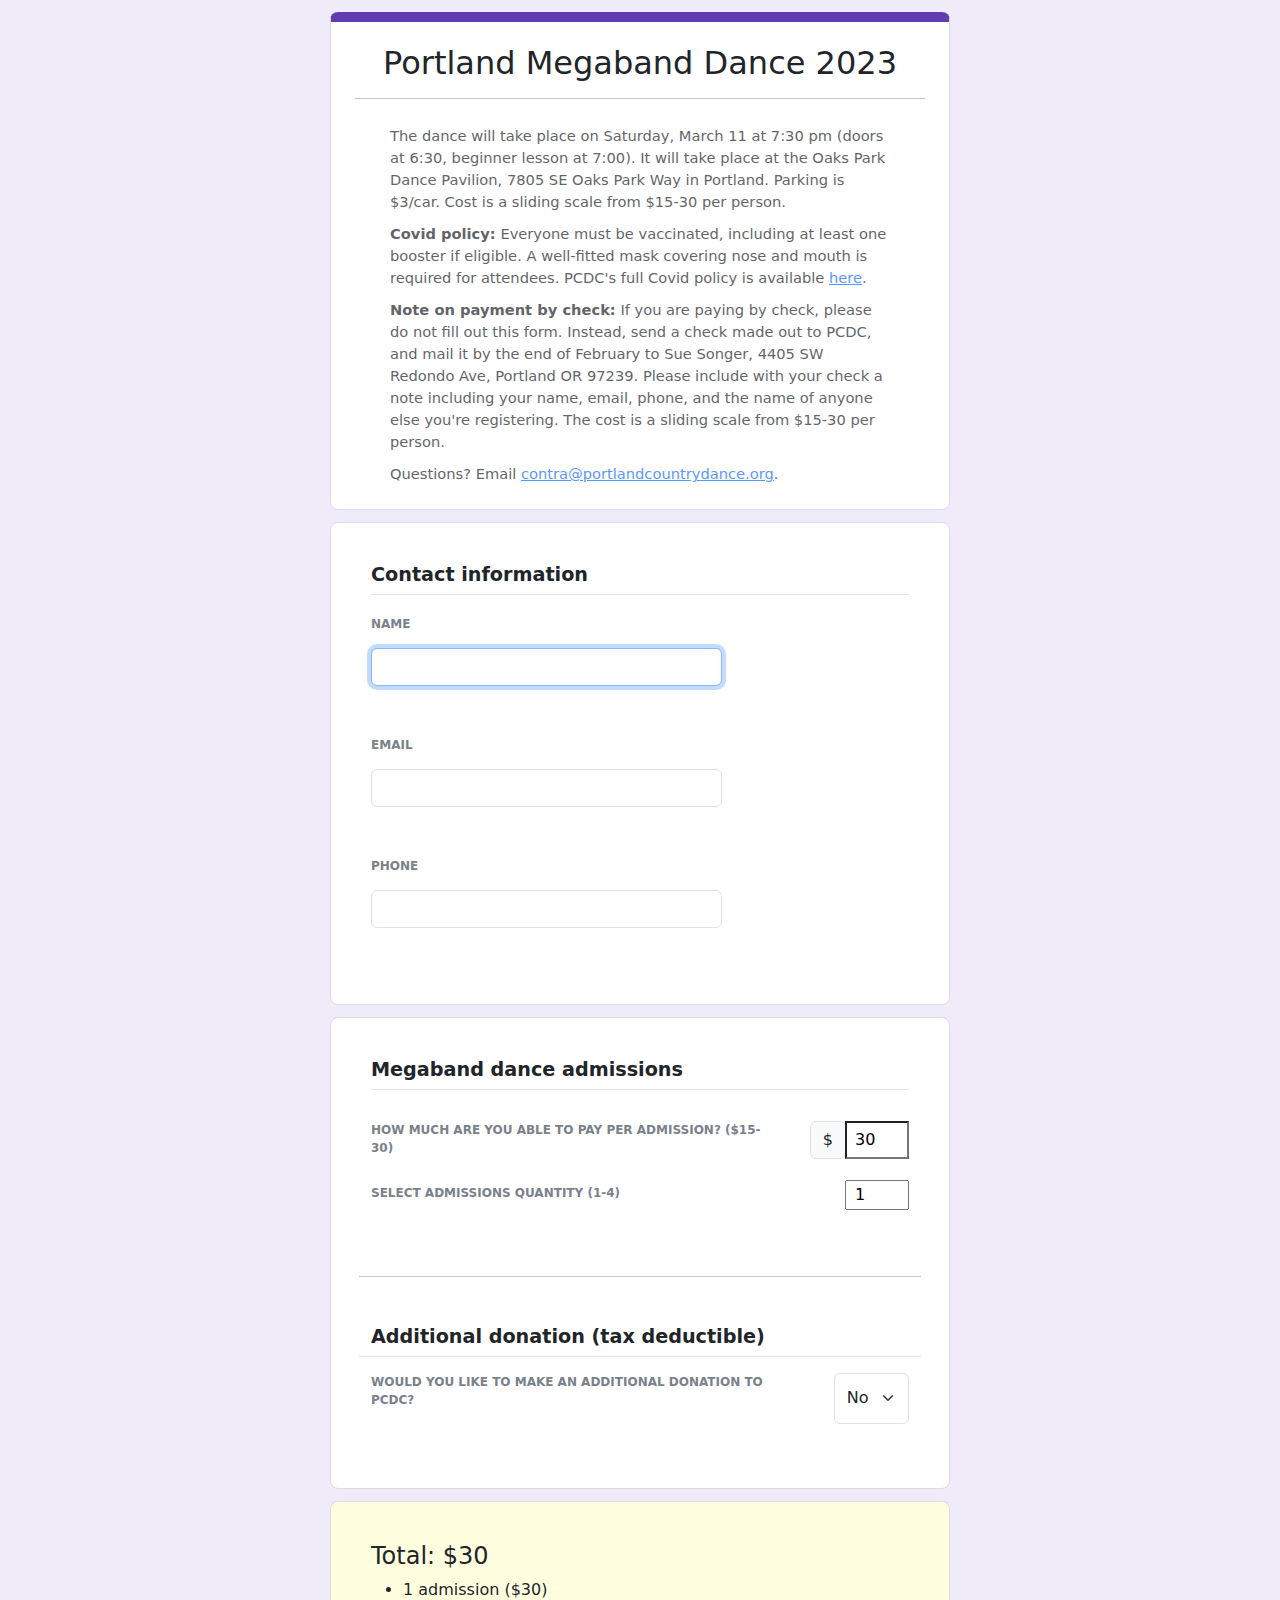
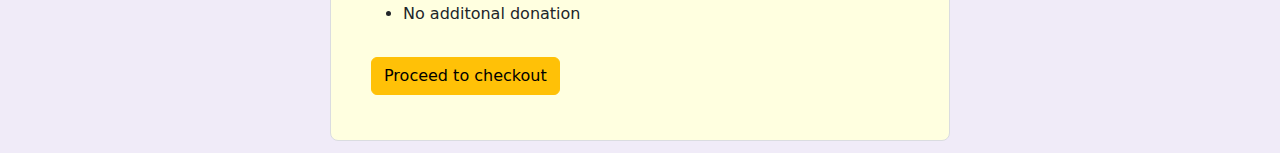
<file: index.html>
<!DOCTYPE html>
<html>
  <head>
    <title>Portland Megaband 2023</title>
    <meta name="viewport" content="width=device-width, initial-scale=1, maximum-scale=1">
    <script type="text/javascript" src="form.js?v=029"></script>
    <script src="https://www.paypal.com/sdk/js?client-id=AZgbgYOTl5XEPpDVGokEcIfnyrGmOl_7P123nk2Ca7F2U38yixU904hvvGKEZOUz62bXcZ178QuH9MRK&disable-funding=credit&currency=USD&intent=capture&enable-funding=venmo" data-sdk-integration-source="integrationbuilder"></script>
    <script type="text/javascript" src="paypal.js?v=026"></script>
    <link rel='stylesheet' href='styles.css?v=012'>
    <link rel='stylesheet' href='https://cdn.jsdelivr.net/npm/bootstrap@5.2.3/dist/css/bootstrap.min.css'>
    <link rel="stylesheet" href="https://cdnjs.cloudflare.com/ajax/libs/font-awesome/6.2.1/css/all.min.css" integrity="sha512-MV7K8+y+gLIBoVD59lQIYicR65iaqukzvf/nwasF0nqhPay5w/9lJmVM2hMDcnK1OnMGCdVK+iQrJ7lzPJQd1w==" crossorigin="anonymous" referrerpolicy="no-referrer" />
  </head>
  <body>
    <noscript>
      <div class="box">
        <p class='text-danger text-center'>JavaScript is not enabled.<br>Please enable JavaScript or follow instructions below to register by check.</p>
      </div>
    </noscript>
    <section class="payment-form" id="payment-form">
      <div class="box header">
        <h2>Portland Megaband Dance 2023</h2>
        <hr>
        <p>The dance will take place on Saturday, March 11 at 7:30 pm (doors at 6:30, beginner lesson at 7:00). It will take place at the Oaks Park Dance Pavilion, 7805 SE Oaks Park Way in Portland. Parking is $3/car. Cost is a sliding scale from $15-30 per person.</p>
        <p><strong>Covid policy:</strong> Everyone must be vaccinated, including at least one booster if eligible. A well-fitted mask covering nose and mouth is required for attendees. PCDC's full Covid policy is available <a href="https://pcdc.fun/covid19" target=_blank>here</a>.</p>
        <p><strong>Note on payment by check:</strong> If you are paying by check, please do not fill out this form. Instead, send a check made out to PCDC, and mail it by the end of February to Sue Songer, 4405 SW Redondo Ave, Portland OR 97239. Please include with your check a note including your name, email, phone, and the name of anyone else you're registering. The cost is a sliding scale from $15-30 per person.</p>
        <p>Questions? Email <a href="mailto:contra@portlandcountrydance.org">contra@portlandcountrydance.org</a>.</p>
      </div>
      <div class='form'>
        <div class="box details"> 
          <h3 class="title">Contact information</h3>
          <div class="row">
            <div class="form-group col-sm-8">
              <label for="order_name">Name</label>
              <input id="name" autofocus="autofocus" required="required" maxlength="50" class="form-control" size="50" type="text" name="order[name]" id="order_name" />
              <p class='warning'>Please fill in this field.</p>
            </div>
          </div>
          <div class="row">
            <div class="form-group col-sm-8">
              <label for="order_email">Email</label>
              <input id="email" required="required" maxlength="50" class="form-control" size="50" type="email" name="order[email]" id="order_email" />
              <p class='warning'>Please fill in this field.</p>
            </div>
          </div>
          <div class="row">
            <div class="form-group col-sm-8">
              <label for="order_phone">Phone</label>
              <input id="phone" required="required" maxlength="50" class="form-control" size="50" type="tel" name="order[phone]" id="order_phone" />
              <p class='warning'>Please fill in this field.</p>
            </div>
          </div>
        </div>

        <div class="box products">
          <h3 class="title">Megaband dance admissions</h3>
          <div class="item">
              <div class='admissions-container'>
                <label for="order_admission_cost">How much are you able to pay per admission? ($15-30)</label>
                <div id='admission-cost-container'>
                  <div class="input-group mb-3">
                    <div class="input-group-prepend"><span class="input-group-text">$</span></div>
                    <input id="admission-cost" min="15" max="30" step="1" value="30" type="number" step="1" name="order[admission_cost]" />
                  </div>
                </div>
                <div><label id="admission-quantity-label" for="order_admission_quantity">Select admissions quantity (1-4)</label></div>
                <div><input id="admission-quantity" min="1" max="9" step="1" value="1" type="number" step="1" name="order[admission_quantity]" /></div>
              </div>
          </div>
          <div class='additional row' id="additional-1-section">
            <div class="form-group col-sm-8">
              <label for="additional_1">Name for second admission:</label>
              <input class="form-control" name="additional_1" id="additional_1"></input>
              <p class='warning'>Please fill in this field.</p>
            </div>
          </div>
          <div class='additional row' id="additional-2-section">
            <div class="form-group col-sm-8">
              <label for="additional_2">Name for third admission:</label>
              <input class="form-control" name="additional_2" id="additional_2"></input>
              <p class='warning'>Please fill in this field.</p>
            </div>
          </div>
          <div class='additional row' id="additional-3-section">
            <div class="form-group col-sm-8">
              <label for="additional_3">Name for fourth admission:</label>
              <input class="form-control" name="additional_3" id="additional_3"></input>
              <p class='warning'>Please fill in this field.</p>
            </div>
          </div>

          <div class='row' id="donation-question-section">
            <hr class="section-divider">
            <h3 class="title">Additional donation (tax deductible)</h3>
            <div class="form-group donations-container">
              <label for="donation_question">Would you like to make an additional donation to PCDC?</label>
              <select class="form-select" name="donation_question" id="donation_question">
                <option value="No" selected>No</option>
                <option value="Yes">Yes</option>
              </select>            
              <p class='warning'></p>
            </div>
          </div>

          <div id="donations" class="d-none">
            <div class="item">
                <div class='form-group donation-container'>
                  <label for="donation">How much would you like to donate to PCDC?</label>
                  <div class="input-group mb-3 float-right">
                    <div class="input-group-prepend"><span class="input-group-text">$</span></div>
                    <input id="donation" min="0" max="999" step="1" value="0" type="number" step="1" name="donation" />
                  </div>
                </div>
            </div>
          </div>
        </div>

        <div id="cart" class="box details">
          <h4>Total: $<span id="total"></span></h4>
          <ul>
            <li id="total-details"></li>
            <li id="total-donation"></li>
          </ul>
          <button id='checkout' class='btn btn-warning'>Proceed to checkout</button>
        </div>
      </div>
    </section>

    <section class='payment-form d-none' id='payment'>
      <div class="box">

        <button id='back' class='btn btn-sm btn-secondary'><i class="fa-solid fa-xmark"></i></button>

        <div id="cart-2" class="cart box details">
          <p>
            <span id="total-details-2"></span><br>
            <span id="total-donation-2"></span>
          </p>
          <h4>Total: $<span id="total-2"></span></h4>
        </div>

        <div id="paypal-button-container"></div>
        <p class="box text-danger"><strong>After submitting your payment, it may take a few moments to process before displaying a confirmation message.</strong></p>
      </div>
    </section>
  </body>
</html>
</file>
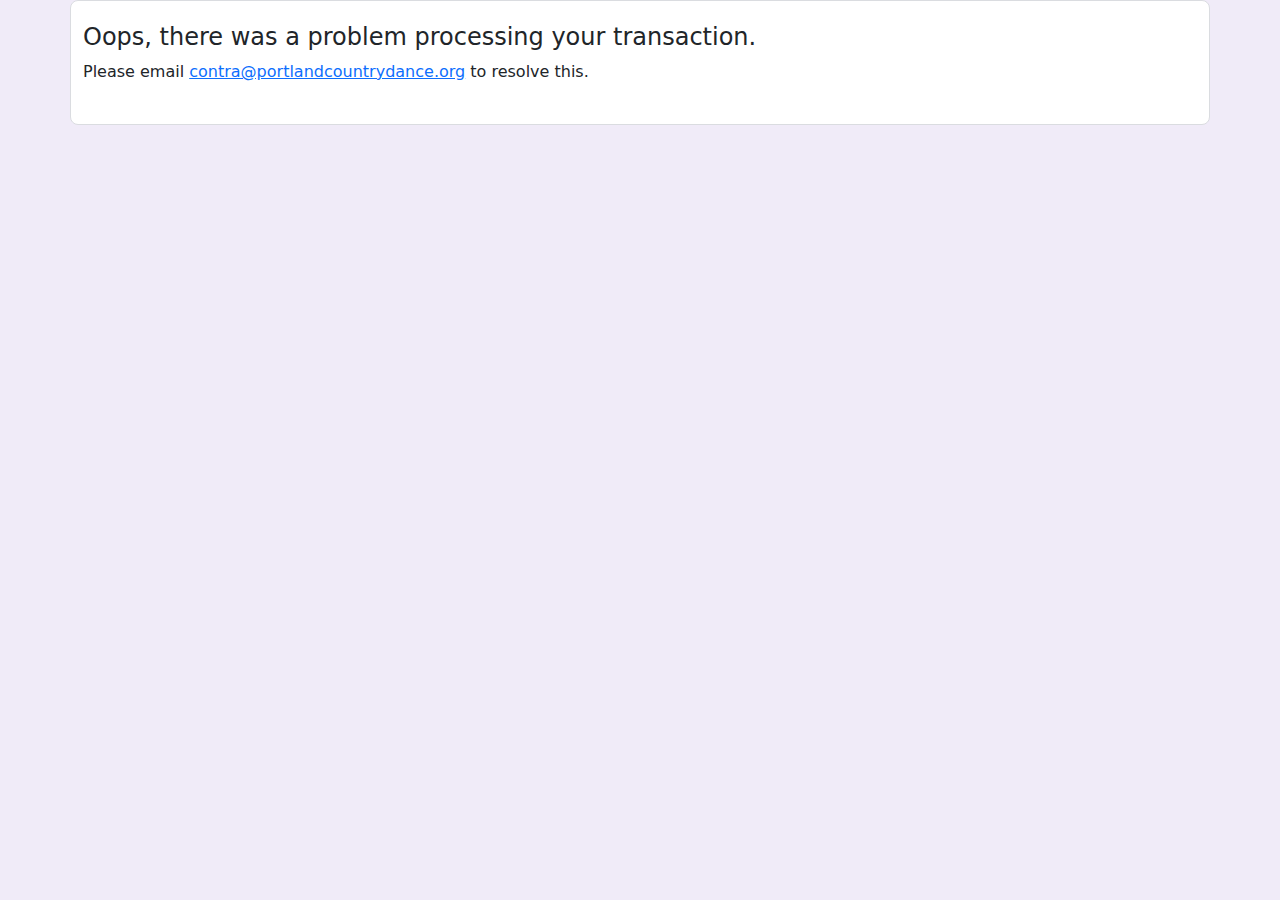
<file: failure.html>
<!DOCTYPE html>
<html>
  <head>
    <title>Portland Megaband 2023</title>
    <meta name="viewport" content="width=device-width, initial-scale=1, maximum-scale=1">
    <link rel="stylesheet" href="styles.css">
    <link rel='stylesheet' href='https://cdn.jsdelivr.net/npm/bootstrap@5.2.3/dist/css/bootstrap.min.css'>
  </head>
  <body>
    <div class="container box">
      <h4>Oops, there was a problem processing your transaction.</h4>
      <p>Please email <a href='contra@portlandcountrydance.org'>contra@portlandcountrydance.org</a> to resolve this.</p>
    </div>
  </body>
</html>
</file>
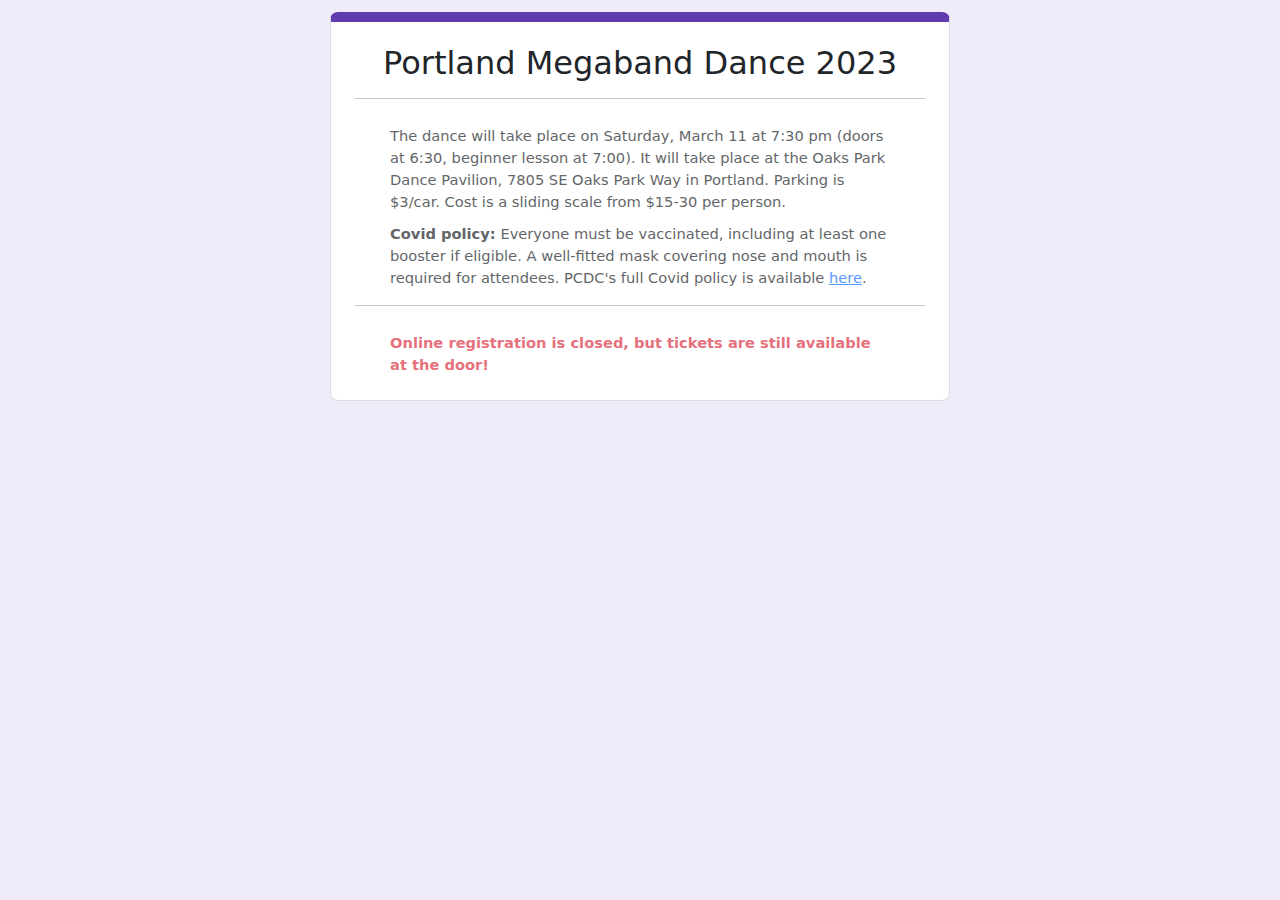
<file: index-lastminute.html>
<!DOCTYPE html>
<html>
  <head>
    <title>Portland Megaband 2023</title>
    <meta name="viewport" content="width=device-width, initial-scale=1, maximum-scale=1">
    <link rel='stylesheet' href='styles.css?v=012'>
    <link rel='stylesheet' href='https://cdn.jsdelivr.net/npm/bootstrap@5.2.3/dist/css/bootstrap.min.css'>
  </head>
  <body>
    <section class="payment-form" id="payment-form">
      <div class="box header">
        <h2>Portland Megaband Dance 2023</h2>
        <hr>
        <p>The dance will take place on Saturday, March 11 at 7:30 pm (doors at 6:30, beginner lesson at 7:00). It will take place at the Oaks Park Dance Pavilion, 7805 SE Oaks Park Way in Portland. Parking is $3/car. Cost is a sliding scale from $15-30 per person.</p>
        <p><strong>Covid policy:</strong> Everyone must be vaccinated, including at least one booster if eligible. A well-fitted mask covering nose and mouth is required for attendees. PCDC's full Covid policy is available <a href="https://pcdc.fun/covid19" target=_blank>here</a>.</p>
        <hr>
        <p class="text-danger"><strong>Online registration is closed, but tickets are still available at the door!</strong></p>
      </div>
    </section>
  </body>
</html>
</file>
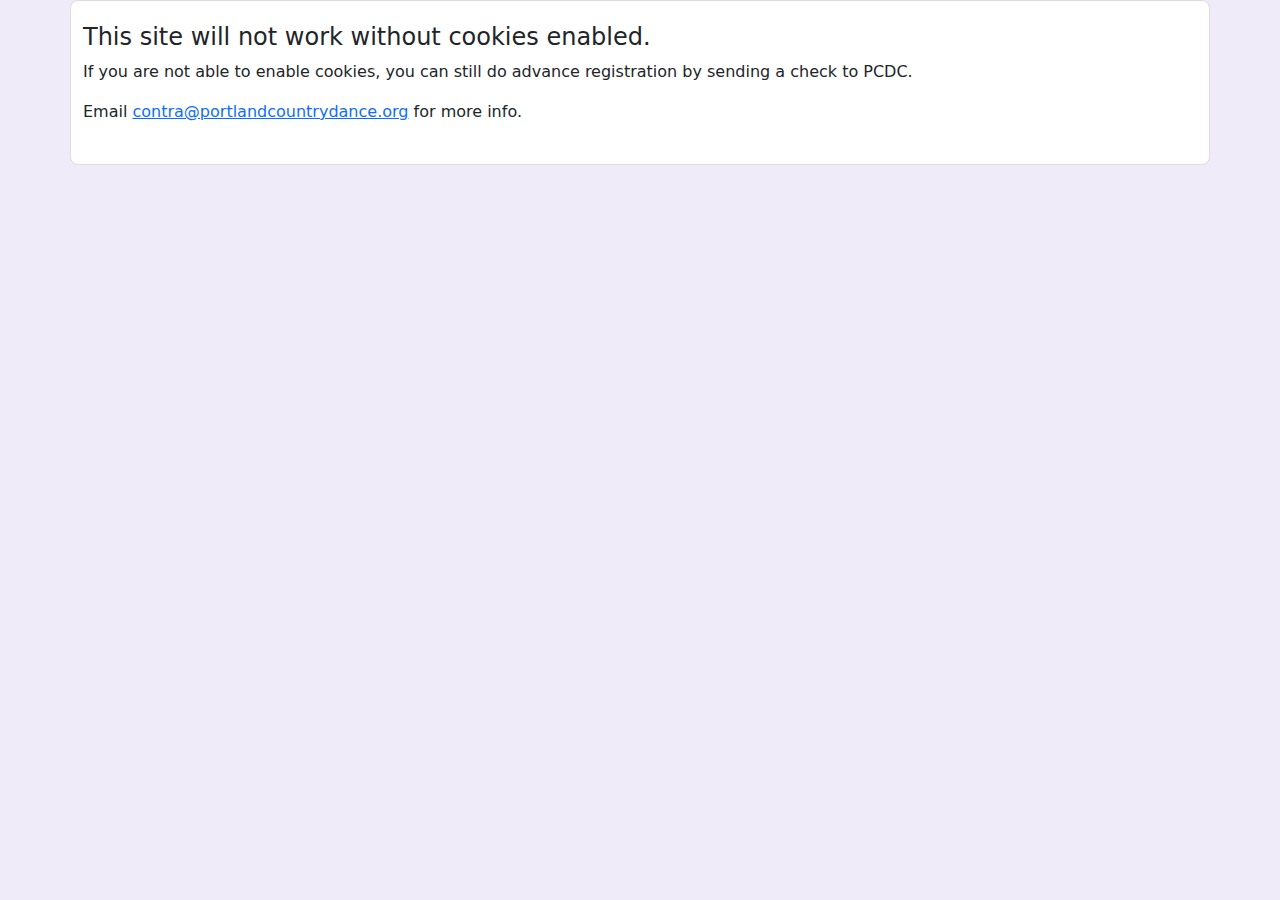
<file: nocookies.html>
<!DOCTYPE html>
<html>
  <head>
    <title>Portland Megaband 2023</title>
    <meta name="viewport" content="width=device-width, initial-scale=1, maximum-scale=1">
    <link rel="stylesheet" href="styles.css">
    <link rel='stylesheet' href='https://cdn.jsdelivr.net/npm/bootstrap@5.2.3/dist/css/bootstrap.min.css'>
  </head>
  <body>
    <div class="container box">
      <h4>This site will not work without cookies enabled.</h4>
      <p>If you are not able to enable cookies, you can still do advance registration by sending a check to PCDC.</p>
      <p>Email <a href="contra@portlandcountrydance.org">contra@portlandcountrydance.org</a> for more info.</p>
    </div>
  </body>
</html>
</file>
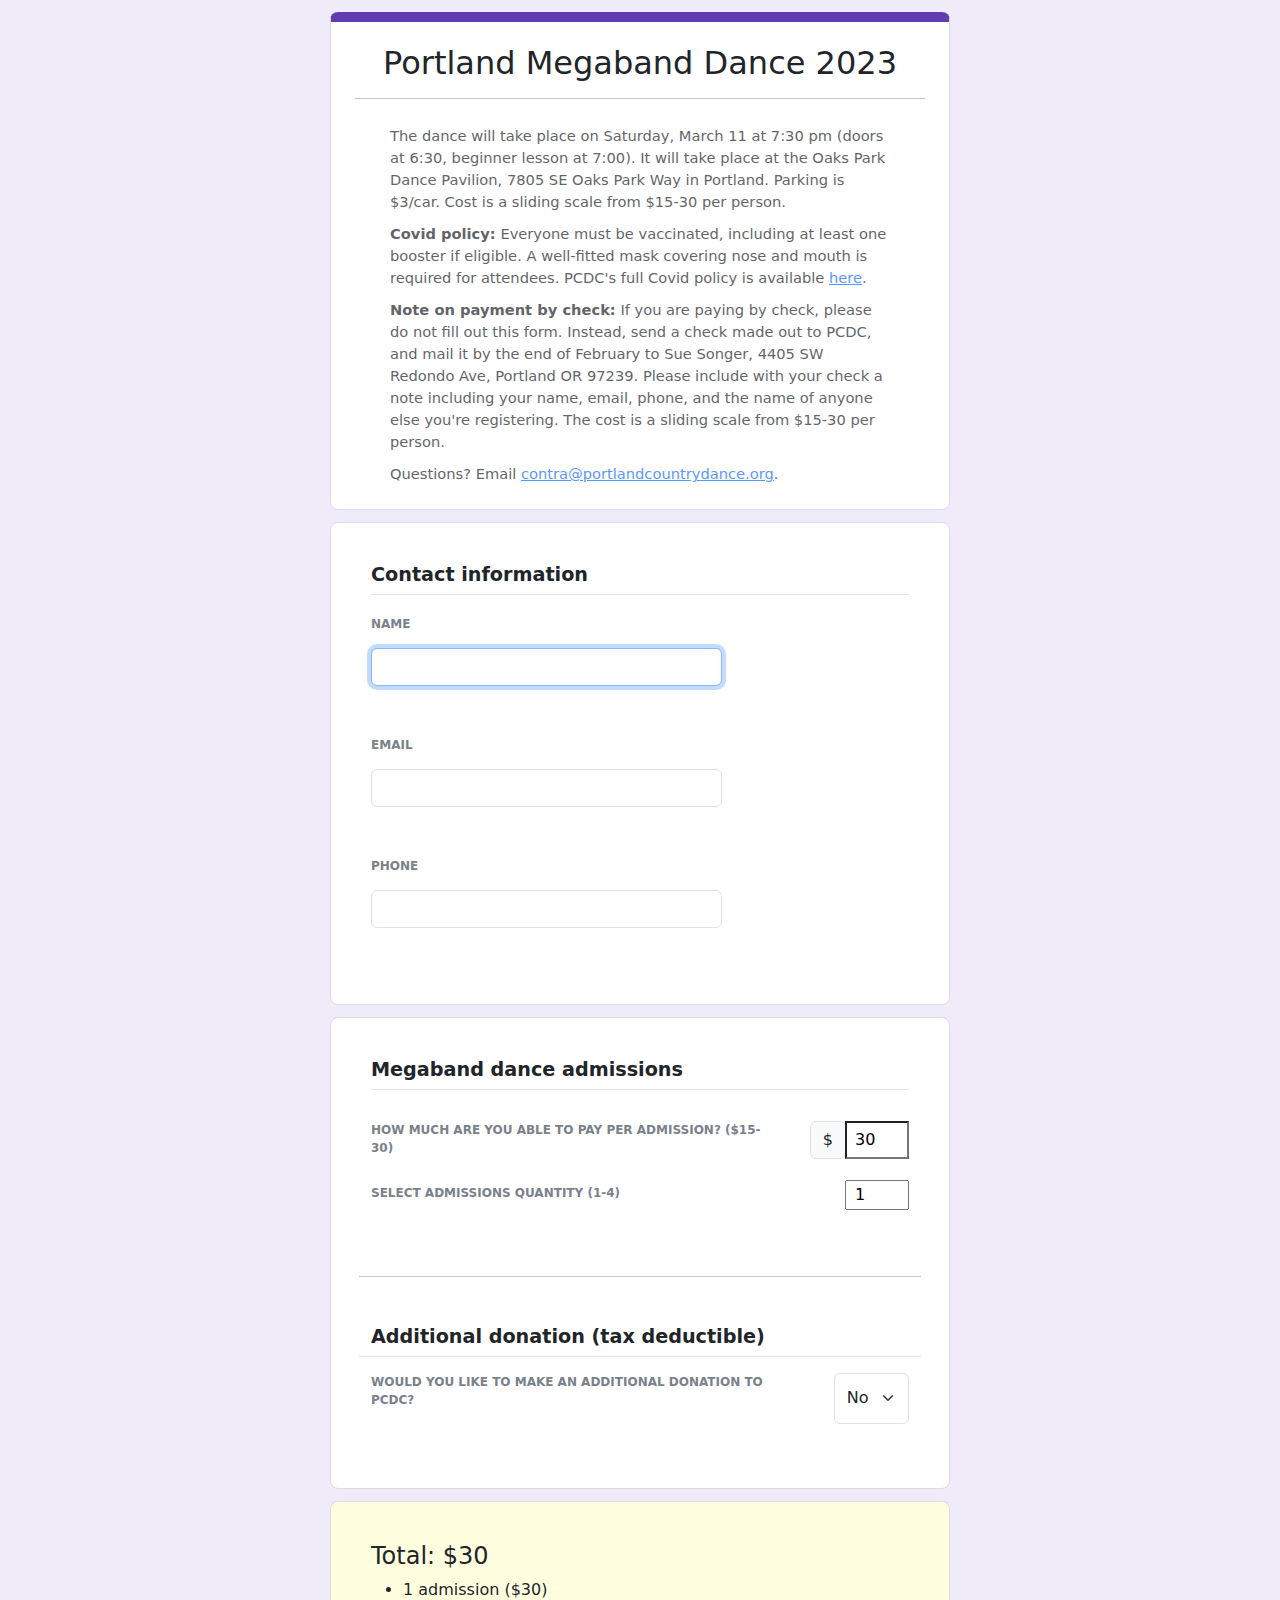
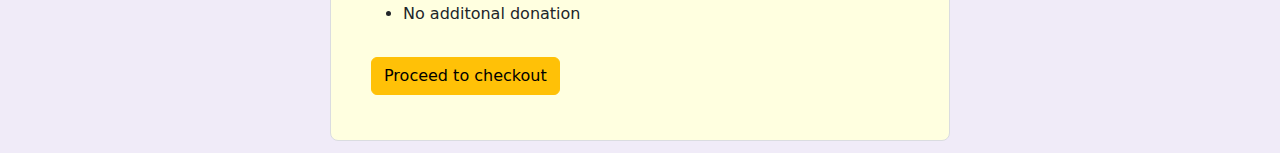
<file: success.html>
<!DOCTYPE html>
<html>
  <head>
    <title>Portland Megaband 2023</title>
    <meta name="viewport" content="width=device-width, initial-scale=1, maximum-scale=1">
    <meta http-equiv="Cache-Control" content="no-cache, no-store, must-revalidate" />
    <meta http-equiv="Pragma" content="no-cache" />
    <meta http-equiv="Expires" content="0" />
    <script type="text/javascript" src="success.js?v=6"></script>
    <link rel='stylesheet' href='styles.css?v=6'>
    <link rel='stylesheet' href='https://cdn.jsdelivr.net/npm/bootstrap@5.2.3/dist/css/bootstrap.min.css'>
  </head>
  <body>
    <div class="container">
      <div id="success" class="box">
        <p>A receipt containing this information has been sent to <span id='email'></span>.</p>
      </div>
      <section id="thanks">
        <p>
          Thanks, <span id="name"></span>!
        </p>
        <p>
          Your payment to PCDC for $<span id="total"></span> has been successfully processed.<br>
          Thank you for registering in advance for the Portland Megaband dance.<br>
          Your name will be on a list at the door. (You will not receive a physical ticket.)
        </p>
        <p>
          Name: <span id="name2"></span><br>
          Email: <span id="email2"></span><br>
          Phone: <span id="phone"></span><br>
          Additional admissions: <span id="additionals"></span>
        </p>
        <p>
          Total paid: $<span id="total2"></span><br>
          <ul>
            <li>Megaband Admissions: <span id="quantity"></span> x $<span id="pricePer"></span> = $<span id="totalAdmissions"></span></li>
            <li>Donation to PCDC: $<span id="donation"></span></li>
          </ul>
        </p>
        <p>
          If you have not already done so, you can expedite the sign-in process by doing these ahead of time:
          <ul>
            <li>Fill out the <a href="https://pcdc.fun/contact-trace" target="_blank">PCDC Contact Tracing form</a> online.
            <li>Print and bring with you a signed copy of the <a href="https://pcdc.fun/files/PCDC_Events_Waiver.pdf" target="_blank">PCDC event waiver</a>.
          </ul>
        </p>
        <br><hr><br>
        <strong>Event Details:</strong>
        <p>
        Saturday, March 11, 2023<br>
        7:30pm (doors at 6:30, beginner lesson at 7:00)<br>
        Oaks Park Dance Pavilion<br>
        7805 SE Oaks Park Way in Portland
        </p>
        <p>
        Parking is $3/car.
        </p>
        <p>
          <strong>Covid policy:</strong> Everyone must be vaccinated, including at least one booster if eligible. A well-fitted mask covering nose and mouth is required for attendees. PCDC's full Covid policy is available <a href="https://pcdc.fun/covid19" target="_blank">here</a>.
        </p>
        <p>
          See <a href="http://portlandmegaband.com" target="_blank">portlandmegaband.com</a> for further details.<br>
          Email <a href="mailto:contra@portlandcountrydance.org">contra@portlandcountrydance.org</a> if you have any questions.
        </p>
      </section>
    </div>
  </body>
</html>
</file>
<file: styles.css>
body {
  background-color: #f0ebf8 !important;
}

.warning {
  visibility: hidden;
  color: red;
  font-weight: 500;
  padding-top: .5rem;
}

#thanks {
  margin-top: 20px;
  padding: 30px;
}

#back {
  float: right;
  opacity: .7;
}

#payment {
  margin-top: 24px;
}

.cart {
  font-weight: 500;
  margin-top: 12px;
  margin-bottom: 50px;
  padding-bottom: 20px;
}

#cart {
  background-color: lightyellow;
}

#cart button {
  margin-top: 15px;
  margin-bottom: 15px;
}

#cart-2, #cart-2 p {
  border: none;
  text-align: center;
}

.box {
  background-color: white;
  border: 1px solid #dadce0;
  border-radius: 8px;
  margin-bottom: 12px;
  padding: 24px;
  padding-top: 22px;
  margin-left: auto;
  margin-right: auto;
}

.header {
  border-top: 10px solid #613cb0;
  margin-top: 12px;
}

.header h2 { 
  text-align: center;
}

.header p {
  margin: auto;
  text-align: left;
  padding-top: 10px;
}

.payment-form {
  max-width: 650px;
  margin: auto;
  text-align: left;
  padding-left: 15px;
  padding-right: 15px;
}

.payment-form p {
  text-align: left;
  max-width: 500px;
  opacity: 0.7;
  font-size: 11pt;
}
.payment-form form {
  border-top: 2px solid #5ea4f3;
  box-shadow: 0px 2px 10px rgba(0, 0, 0, 0.075);
  background-color: #fff;
  padding: 0;
  max-width: 600px;
  margin: auto;
}
.payment-form .title {
  font-size: 1em;
  border-bottom: 1px solid rgba(0, 0, 0, 0.1);
  margin-bottom: 0.8em;
  font-weight: 600;
  padding-bottom: 8px;
}
.payment-form .products {
  padding: 25px;
}
.payment-form .products .item {
  margin-bottom: 1em;
  padding-top: 1em;
  padding-bottom: 1em;
}
.payment-form .products .item-name {
  font-weight: 600;
  font-size: 0.9em;
}
.payment-form #admission-cost {
  padding-left: 0.5rem;
  width: 4rem;
}
.payment-form #admission-quantity {
  width: 4rem;
  padding-left: 0.5rem;
}
.payment-form .additional {
  display: none;
}
.payment-form .additional input {
  margin-top: 0.5rem;
}
.payment-form .products .total {
  border-top: 1px solid rgba(0, 0, 0, 0.1);
  margin-top: 10px;
  padding-top: 19px;
  font-weight: 600;
  line-height: 1;
}
.payment-form .details {
  padding: 25px 25px 15px;
}
.payment-form label {
  font-size: 12px;
  font-weight: 600;
  margin-bottom: 15px;
  color: #79818a;
  text-transform: uppercase;
}
.payment-form .button {
  cursor: pointer;
  font-weight: 500;
  left: 3px;
  line-height: inherit;
  position: relative;
  text-decoration: none;
  text-align: center;
  border-style: solid;
  border-width: 1px;
  border-radius: 3px;
  appearance: none;
  -webkit-appearance: none;
  -moz-appearance: none;
  display: inline-block;
}
.payment-form .button--small {
  padding: 10px 20px;
  font-size: 0.875rem;
}
.payment-form .button--green {
  outline: none;
  background-color: #64d18a;
  border-color: #64d18a;
  color: white;
  transition: all 200ms ease;
}
.payment-form .button--green:hover {
  background-color: #8bdda8;
  color: white;
}
.payment-form .date-separator {
  margin-left: 10px;
  margin-right: 10px;
  margin-top: 5px;
}

#success {
  margin-top: 1rem;
  /* background-color: lightyellow; */
}

#thanks {
  background-color: white;
  margin-bottom: 2rem;
}

@media (min-width: 650px) {
  .admissions-container {
    display: grid;
    grid-template-columns: 75% 20%;
    gap: 5%;
 }

 .donations-container {
    display: grid;
    grid-template-columns: 81% 14%;
    gap: 5%;
 }

 .donation-container {
  display: grid;
  grid-template-columns: 78% 17%;
  gap: 5%;
}

 .section-divider {
  margin-top: 2rem !important;
  margin-bottom: 3rem;
 }

 #admission-cost-container{
  justify-self: right;
 }
 
  #admission-quantity, #donation_question {
    float: right;
 }
  .payment-form .title {
    font-size: 1.2em;
 }
  .payment-form .products {
    padding: 40px;
 }
  .payment-form .products .item-name {
    font-size: 1em;
 }
  .payment-form .products .quantity {
    font-size: 1em;
 }
  .payment-form .details {
    padding: 40px 40px 30px;
 }
}

@media (max-width: 649px) {
  .admissions-container #admission-quantity-label {
    margin-top: 2rem;
  }

  .admissions-container #admission-quantity {
    margin-bottom: .6rem;
  }

  .section-divider {
    margin-bottom: 3rem !important;
  }
}
</file>
